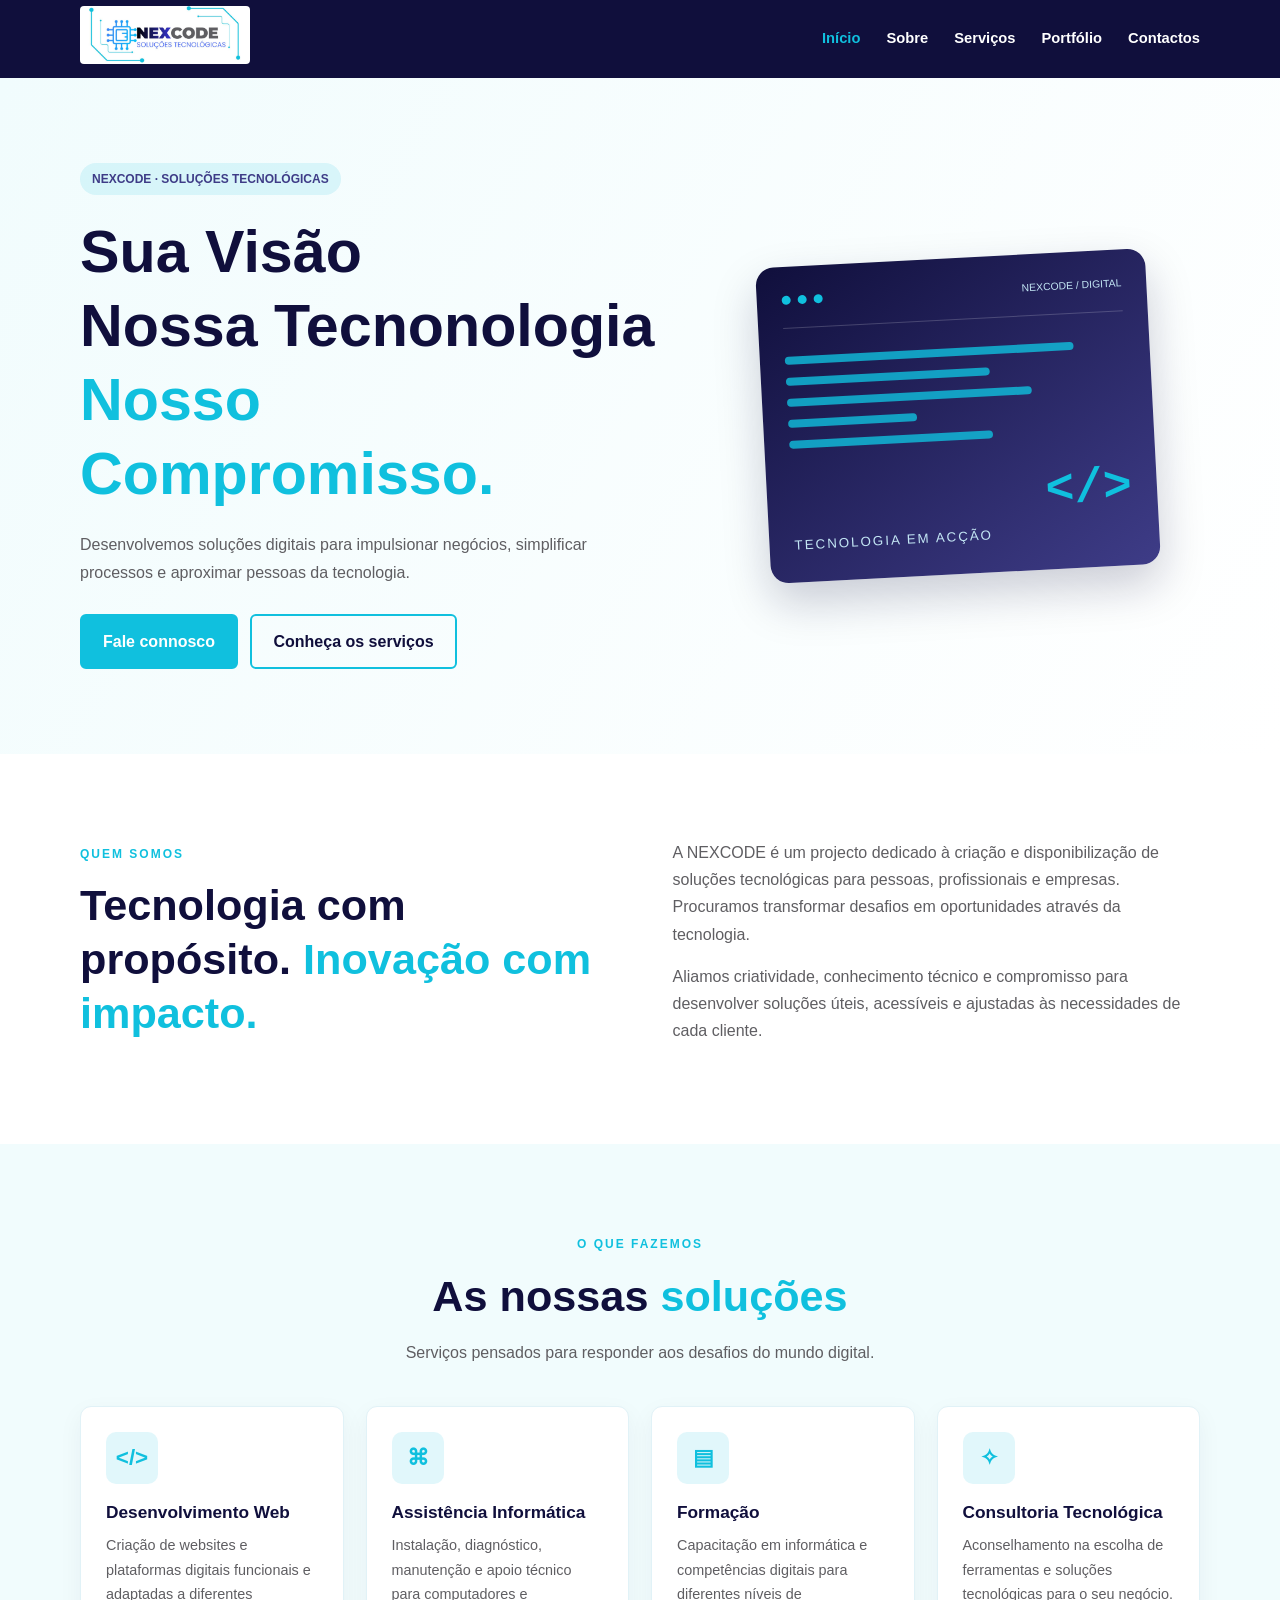
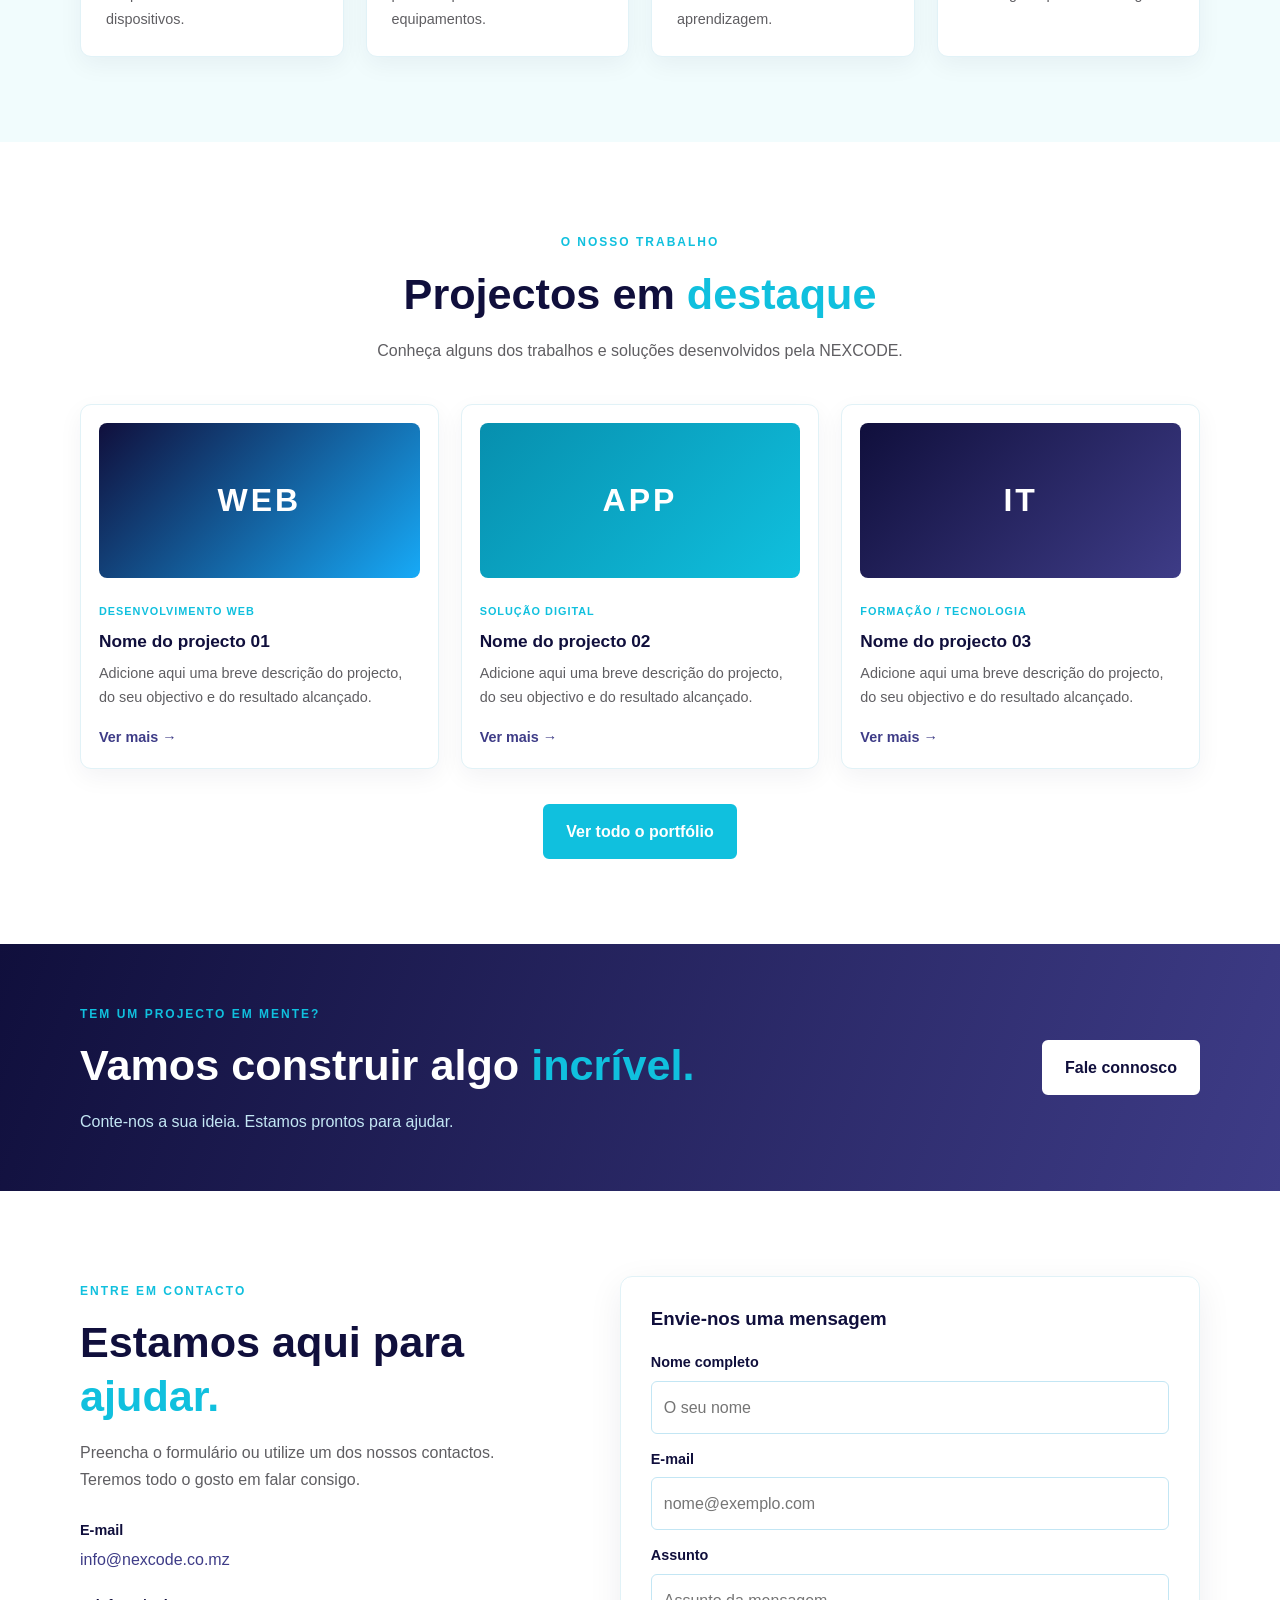
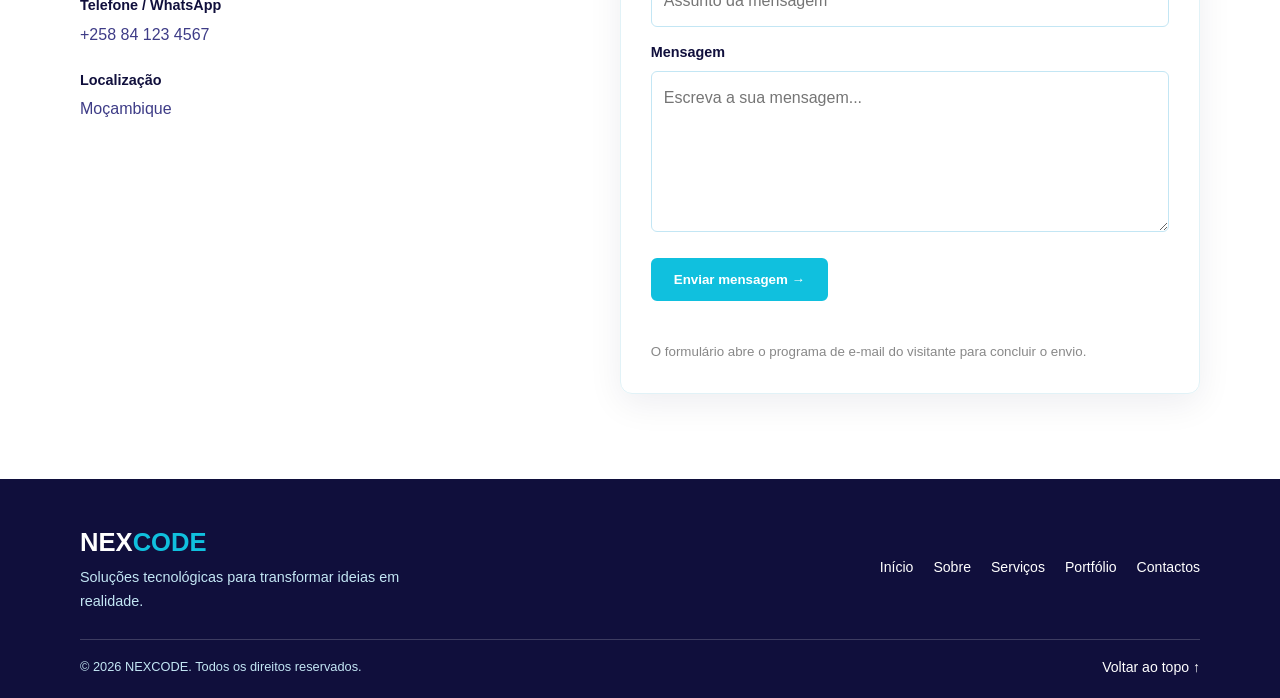
<file: index.html>
<!DOCTYPE html>
<html lang="pt">
<head>
  <meta charset="UTF-8">
  <meta name="viewport" content="width=device-width, initial-scale=1.0">
  <meta name="description" content="NEXCODE - Soluções Tecnológicas">
  <title>NEXCODE | Soluções Tecnológicas</title>
  <link rel="stylesheet" href="style.css">
  <script src="script.js" defer></script>
</head>
<body>
  <header class="cabecalho" id="inicio">
    <div class="container barra">
      <a href="index.html" class="marca">
        <img src="logo-nexcode.png" alt="Logótipo NEXCODE - Soluções Tecnológicas">
      </a>

      <button class="botao-menu" id="botao-menu" aria-label="Abrir menu" aria-expanded="false">☰</button>

      <nav class="menu" id="menu">
        <a href="index.html" class="activo">Início</a>
        <a href="#sobre">Sobre</a>
        <a href="#servicos">Serviços</a>
        <a href="#portfolio">Portfólio</a>
        <a href="#contactos">Contactos</a>
      </nav>
    </div>
  </header>

  <main>
    <section class="hero">
      <div class="container hero-grelha">
        <div>
          <span class="etiqueta">NEXCODE · SOLUÇÕES TECNOLÓGICAS</span>
          <h1>Sua Visão<br> Nossa Tecnonologia<br> <span> Nosso Compromisso.</span></h1>
          <p>Desenvolvemos soluções digitais para impulsionar negócios, simplificar processos e aproximar pessoas da tecnologia.</p>
          <a href="#contactos" class="botao">Fale connosco</a>
          <a href="#servicos" class="botao botao-secundario">Conheça os serviços</a>
        </div>

        <div class="ilustracao" aria-label="Ilustração tecnológica">
          <div class="janela-codigo">
            <div class="pontos"><i></i><i></i><i></i><span>NEXCODE / DIGITAL</span></div>
            <div class="linhas-codigo"><i></i><i></i><i></i><i></i><i></i></div>
            <strong>&lt;/&gt;</strong>
            <small>TECNOLOGIA EM ACÇÃO</small>
          </div>
        </div>
      </div>
    </section>

    <section class="secao" id="sobre">
      <div class="container duas-colunas">
        <div>
          <span class="sobretitulo">QUEM SOMOS</span>
          <h2>Tecnologia com propósito. <span>Inovação com impacto.</span></h2>
        </div>
        <div>
          <p>A NEXCODE é um projecto dedicado à criação e disponibilização de soluções tecnológicas para pessoas, profissionais e empresas. Procuramos transformar desafios em oportunidades através da tecnologia.</p>
          <p>Aliamos criatividade, conhecimento técnico e compromisso para desenvolver soluções úteis, acessíveis e ajustadas às necessidades de cada cliente.</p>
        </div>
      </div>
    </section>

    <section class="secao fundo-claro" id="servicos">
      <div class="container">
        <div class="titulo-centro">
          <span class="sobretitulo">O QUE FAZEMOS</span>
          <h2>As nossas <span>soluções</span></h2>
          <p>Serviços pensados para responder aos desafios do mundo digital.</p>
        </div>

        <div class="grelha-cartoes">
          <article class="cartao">
            <div class="icone">&lt;/&gt;</div>
            <h3>Desenvolvimento Web</h3>
            <p>Criação de websites e plataformas digitais funcionais e adaptadas a diferentes dispositivos.</p>
          </article>
          <article class="cartao">
            <div class="icone">⌘</div>
            <h3>Assistência Informática</h3>
            <p>Instalação, diagnóstico, manutenção e apoio técnico para computadores e equipamentos.</p>
          </article>
          <article class="cartao">
            <div class="icone">▤</div>
            <h3>Formação</h3>
            <p>Capacitação em informática e competências digitais para diferentes níveis de aprendizagem.</p>
          </article>
          <article class="cartao">
            <div class="icone">✧</div>
            <h3>Consultoria Tecnológica</h3>
            <p>Aconselhamento na escolha de ferramentas e soluções tecnológicas para o seu negócio.</p>
          </article>
        </div>
      </div>
    </section>

    <section class="secao" id="portfolio">
      <div class="container">
        <div class="titulo-centro">
          <span class="sobretitulo">O NOSSO TRABALHO</span>
          <h2>Projectos em <span>destaque</span></h2>
          <p>Conheça alguns dos trabalhos e soluções desenvolvidos pela NEXCODE.</p>
        </div>

        <div class="grelha-cartoes portfolio-destaque">
          <article class="cartao projecto">
            <div class="imagem-projecto projecto-azul"><span>WEB</span></div>
            <span class="categoria">DESENVOLVIMENTO WEB</span>
            <h3>Nome do projecto 01</h3>
            <p>Adicione aqui uma breve descrição do projecto, do seu objectivo e do resultado alcançado.</p>
            <a href="portfolio.html" class="link-cartao">Ver mais →</a>
          </article>
          <article class="cartao projecto">
            <div class="imagem-projecto projecto-turquesa"><span>APP</span></div>
            <span class="categoria">SOLUÇÃO DIGITAL</span>
            <h3>Nome do projecto 02</h3>
            <p>Adicione aqui uma breve descrição do projecto, do seu objectivo e do resultado alcançado.</p>
            <a href="portfolio.html" class="link-cartao">Ver mais →</a>
          </article>
          <article class="cartao projecto">
            <div class="imagem-projecto projecto-roxo"><span>IT</span></div>
            <span class="categoria">FORMAÇÃO / TECNOLOGIA</span>
            <h3>Nome do projecto 03</h3>
            <p>Adicione aqui uma breve descrição do projecto, do seu objectivo e do resultado alcançado.</p>
            <a href="portfolio.html" class="link-cartao">Ver mais →</a>
          </article>
        </div>
        <div class="centro">
          <a href="portfolio.html" class="botao">Ver todo o portfólio</a>
        </div>
      </div>
    </section>

    <section class="faixa">
      <div class="container faixa-conteudo">
        <div>
          <span class="sobretitulo">TEM UM PROJECTO EM MENTE?</span>
          <h2>Vamos construir algo <span>incrível.</span></h2>
          <p>Conte-nos a sua ideia. Estamos prontos para ajudar.</p>
        </div>
        <a href="#contactos" class="botao botao-branco">Fale connosco</a>
      </div>
    </section>

    <section class="secao" id="contactos">
      <div class="container contactos-grelha">
        <div>
          <span class="sobretitulo">ENTRE EM CONTACTO</span>
          <h2>Estamos aqui para <span>ajudar.</span></h2>
          <p>Preencha o formulário ou utilize um dos nossos contactos. Teremos todo o gosto em falar consigo.</p>
          <div class="contacto-item"><b>E-mail</b><a href="mailto:info@nexcode.co.mz">info@nexcode.co.mz</a></div>
          <div class="contacto-item"><b>Telefone / WhatsApp</b><a href="https://wa.me/258841234567" target="_blank" rel="noopener">+258 84 123 4567</a></div>
          <div class="contacto-item"><b>Localização</b><span>Moçambique</span></div>
        </div>

        <form class="formulario" id="formulario">
          <h3>Envie-nos uma mensagem</h3>
          <label for="nome">Nome completo</label>
          <input type="text" id="nome" name="nome" placeholder="O seu nome" required>

          <label for="email">E-mail</label>
          <input type="email" id="email" name="email" placeholder="nome@exemplo.com" required>

          <label for="assunto">Assunto</label>
          <input type="text" id="assunto" name="assunto" placeholder="Assunto da mensagem" required>

          <label for="mensagem">Mensagem</label>
          <textarea id="mensagem" name="mensagem" rows="5" placeholder="Escreva a sua mensagem..." required></textarea>

          <button type="submit" class="botao">Enviar mensagem →</button>
          <p id="aviso-formulario" class="aviso" aria-live="polite"></p>
          <small>O formulário abre o programa de e-mail do visitante para concluir o envio.</small>
        </form>
      </div>
    </section>
  </main>

  <footer class="rodape">
    <div class="container rodape-topo">
      <div>
        <a href="index.html" class="nome-rodape">NEX<span>CODE</span></a>
        <p>Soluções tecnológicas para transformar ideias em realidade.</p>
      </div>
      <div class="rodape-links">
        <a href="index.html">Início</a><a href="#sobre">Sobre</a>
        <a href="#servicos">Serviços</a><a href="portfolio.html">Portfólio</a>
        <a href="#contactos">Contactos</a>
      </div>
    </div>
    <div class="container rodape-fim">
      <p>© <span id="ano"></span> NEXCODE. Todos os direitos reservados.</p>
      <a href=".cabecalho">Voltar ao topo ↑</a>
    </div>
  </footer>
</body>
</html>
</file>
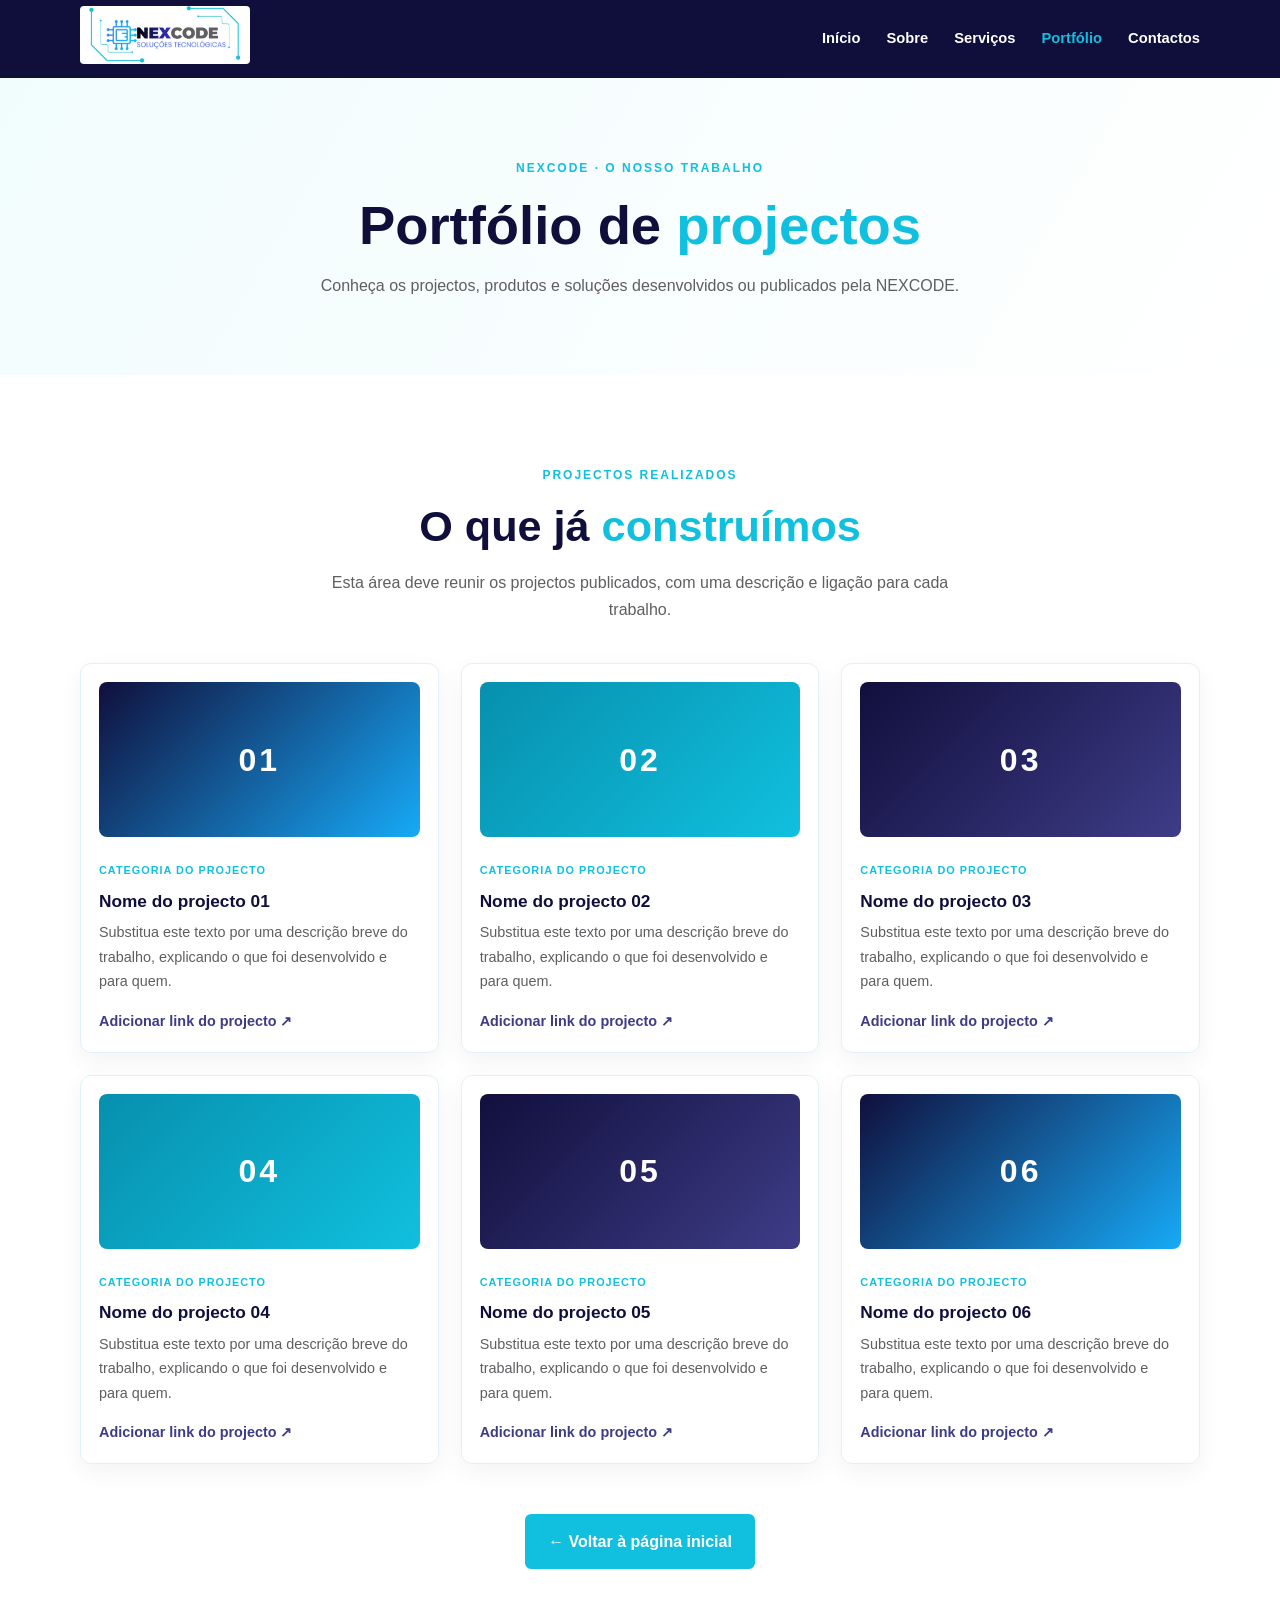
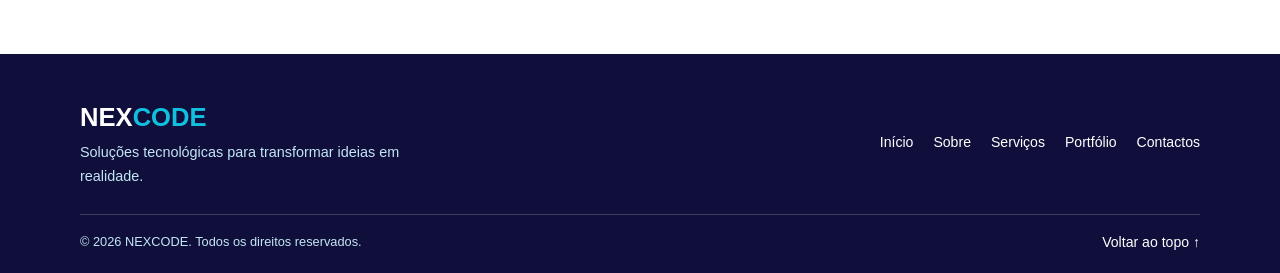
<file: portfolio.html>
<!DOCTYPE html>
<html lang="pt">
<head>
  <meta charset="UTF-8">
  <meta name="viewport" content="width=device-width, initial-scale=1.0">
  <meta name="description" content="Portfólio de projectos da NEXCODE">
  <title>Portfólio | NEXCODE</title>
  <link rel="stylesheet" href="style.css">
  <script src="script.js" defer></script>
</head>
<body>
  <header class="cabecalho" id="inicio">
    <div class="container barra">
      <a href="index.html" class="marca">
        <img src="logo-nexcode.png" alt="Logótipo NEXCODE - Soluções Tecnológicas">
      </a>
      <button class="botao-menu" id="botao-menu" aria-label="Abrir menu" aria-expanded="false">☰</button>
      <nav class="menu" id="menu">
        <a href="index.html">Início</a>
        <a href="index.html#sobre">Sobre</a>
        <a href="index.html#servicos">Serviços</a>
        <a href="portfolio.html" class="activo">Portfólio</a>
        <a href="index.html#contactos">Contactos</a>
      </nav>
    </div>
  </header>

  <main>
    <section class="pagina-topo">
      <div class="container">
        <span class="sobretitulo">NEXCODE · O NOSSO TRABALHO</span>
        <h1>Portfólio de <span>projectos</span></h1>
        <p>Conheça os projectos, produtos e soluções desenvolvidos ou publicados pela NEXCODE.</p>
      </div>
    </section>

    <section class="secao">
      <div class="container">
        <div class="titulo-centro">
          <span class="sobretitulo">PROJECTOS REALIZADOS</span>
          <h2>O que já <span>construímos</span></h2>
          <p>Esta área deve reunir os projectos publicados, com uma descrição e ligação para cada trabalho.</p>
        </div>

        <!--
          MODELO PARA ADICIONAR PROJECTOS:
          1. Copie um bloco <article class="cartao projecto">.
          2. Actualize categoria, nome e descrição.
          3. Coloque o endereço real na ligação "Ver projecto".
          4. Pode substituir o bloco visual por uma imagem:
             <img class="foto-projecto" src="imagens/nome-da-imagem.jpg" alt="Descrição do projecto">
        -->
        <div class="grelha-cartoes">
          <article class="cartao projecto">
            <div class="imagem-projecto projecto-azul"><span>01</span></div>
            <span class="categoria">CATEGORIA DO PROJECTO</span>
            <h3>Nome do projecto 01</h3>
            <p>Substitua este texto por uma descrição breve do trabalho, explicando o que foi desenvolvido e para quem.</p>
            <a class="link-cartao" href="#" target="_blank" rel="noopener">Adicionar link do projecto ↗</a>
          </article>

          <article class="cartao projecto">
            <div class="imagem-projecto projecto-turquesa"><span>02</span></div>
            <span class="categoria">CATEGORIA DO PROJECTO</span>
            <h3>Nome do projecto 02</h3>
            <p>Substitua este texto por uma descrição breve do trabalho, explicando o que foi desenvolvido e para quem.</p>
            <a class="link-cartao" href="#" target="_blank" rel="noopener">Adicionar link do projecto ↗</a>
          </article>

          <article class="cartao projecto">
            <div class="imagem-projecto projecto-roxo"><span>03</span></div>
            <span class="categoria">CATEGORIA DO PROJECTO</span>
            <h3>Nome do projecto 03</h3>
            <p>Substitua este texto por uma descrição breve do trabalho, explicando o que foi desenvolvido e para quem.</p>
            <a class="link-cartao" href="#" target="_blank" rel="noopener">Adicionar link do projecto ↗</a>
          </article>

          <article class="cartao projecto">
            <div class="imagem-projecto projecto-turquesa"><span>04</span></div>
            <span class="categoria">CATEGORIA DO PROJECTO</span>
            <h3>Nome do projecto 04</h3>
            <p>Substitua este texto por uma descrição breve do trabalho, explicando o que foi desenvolvido e para quem.</p>
            <a class="link-cartao" href="#" target="_blank" rel="noopener">Adicionar link do projecto ↗</a>
          </article>

          <article class="cartao projecto">
            <div class="imagem-projecto projecto-roxo"><span>05</span></div>
            <span class="categoria">CATEGORIA DO PROJECTO</span>
            <h3>Nome do projecto 05</h3>
            <p>Substitua este texto por uma descrição breve do trabalho, explicando o que foi desenvolvido e para quem.</p>
            <a class="link-cartao" href="#" target="_blank" rel="noopener">Adicionar link do projecto ↗</a>
          </article>

          <article class="cartao projecto">
            <div class="imagem-projecto projecto-azul"><span>06</span></div>
            <span class="categoria">CATEGORIA DO PROJECTO</span>
            <h3>Nome do projecto 06</h3>
            <p>Substitua este texto por uma descrição breve do trabalho, explicando o que foi desenvolvido e para quem.</p>
            <a class="link-cartao" href="#" target="_blank" rel="noopener">Adicionar link do projecto ↗</a>
          </article>
        </div>

        <div class="centro voltar">
          <a href="index.html" class="botao">← Voltar à página inicial</a>
        </div>
      </div>
    </section>
  </main>

  <footer class="rodape">
    <div class="container rodape-topo">
      <div>
        <a href="index.html" class="nome-rodape">NEX<span>CODE</span></a>
        <p>Soluções tecnológicas para transformar ideias em realidade.</p>
      </div>
      <div class="rodape-links">
        <a href="index.html">Início</a><a href="index.html#sobre">Sobre</a>
        <a href="index.html#servicos">Serviços</a><a href="portfolio.html">Portfólio</a>
        <a href="index.html#contactos">Contactos</a>
      </div>
    </div>
    <div class="container rodape-fim">
      <p>© <span id="ano"></span> NEXCODE. Todos os direitos reservados.</p>
      <a href="#inicio">Voltar ao topo ↑</a>
    </div>
  </footer>
</body>
</html>
</file>
<file: style.css>
/* Cores principais retiradas do logótipo */
:root {
  --turquesa: #10C0DE;
  --azul: #17AAF7;
  --azul-escuro: #100F3C;
  --roxo: #3E3C87;
  --cinzento: #5F5E62;
  --azul-claro: #C3E6F4;
  --fundo: #F1FCFD;
}

* { box-sizing: border-box; margin: 0; padding: 0; }
html { scroll-behavior: smooth; scroll-padding-top: 85px; }
body { font-family: Arial, sans-serif; color: var(--cinzento); line-height: 1.7; }
h1, h2, h3 { font-family: Arial, sans-serif; line-height: 1.25; color: var(--azul-escuro); }
h2 { font-size: clamp(2rem, 4vw, 2.7rem); margin-bottom: 16px; }
h2 span, h1 span { color: var(--turquesa); }
a { color: inherit; text-decoration: none; }
.container { width: 90%; max-width: 1120px; margin: auto; }
.secao { padding: 85px 0; }
.sobretitulo { display: inline-block; color: var(--turquesa); font-size: .75rem; font-weight: bold; letter-spacing: 2px; margin-bottom: 14px; }

/* Cabeçalho */
.cabecalho { position: sticky; top: 0; z-index: 10; background: var(--azul-escuro); }
.barra { min-height: 78px; display: flex; align-items: center; justify-content: space-between; }
.marca img { width: 170px; height: 58px; object-fit: contain; background: white; border-radius: 4px; }
.menu { display: flex; gap: 26px; align-items: center; }
.menu a { color: white; font-size: .92rem; font-weight: bold; }
.menu a:hover, .menu a.activo { color: var(--turquesa); }
.botao-menu { display: none; color: white; border: 0; background: none; font-size: 1.8rem; cursor: pointer; }

/* Botões */
.botao { display: inline-block; background: var(--turquesa); color: white; padding: 12px 21px; border: 2px solid var(--turquesa); border-radius: 6px; font-weight: bold; cursor: pointer; transition: .2s; }
.botao:hover { background: var(--azul); border-color: var(--azul); transform: translateY(-2px); }
.botao-secundario { background: transparent; color: var(--azul-escuro); margin-left: 8px; }
.botao-secundario:hover { color: white; }

/* Apresentação */
.hero { padding: 85px 0; background: linear-gradient(120deg, var(--fundo), white); }
.hero-grelha { display: grid; grid-template-columns: 1.1fr .9fr; gap: 45px; align-items: center; }
.etiqueta { display: inline-block; padding: 6px 12px; margin-bottom: 20px; border-radius: 25px; background: #10C0DE20; color: var(--roxo); font-size: .75rem; font-weight: bold; }
.hero h1 { font-size: clamp(2.5rem, 5vw, 3.7rem); margin-bottom: 20px; }
.hero p { margin-bottom: 28px; max-width: 560px; }
.ilustracao { min-height: 340px; display: grid; place-items: center; position: relative; }
.janela-codigo { width: 90%; max-width: 390px; padding: 25px; border-radius: 18px; background: linear-gradient(145deg, var(--azul-escuro), var(--roxo)); box-shadow: 0 20px 45px #100F3C35; transform: rotate(-3deg); }
.pontos { display: flex; align-items: center; gap: 7px; padding-bottom: 18px; border-bottom: 1px solid #ffffff30; }
.pontos i { width: 9px; height: 9px; border-radius: 50%; background: var(--turquesa); }
.pontos span { margin-left: auto; color: var(--azul-claro); font-size: .65rem; }
.linhas-codigo { display: grid; gap: 13px; margin: 28px 0; }
.linhas-codigo i { display: block; width: 85%; height: 8px; border-radius: 8px; background: var(--turquesa); opacity: .8; }
.linhas-codigo i:nth-child(2), .linhas-codigo i:nth-child(5) { width: 60%; }
.linhas-codigo i:nth-child(3) { width: 72%; }
.linhas-codigo i:nth-child(4) { width: 38%; }
.janela-codigo strong { display: block; text-align: right; color: var(--turquesa); font: bold 3rem monospace; }
.janela-codigo small { color: var(--azul-claro); letter-spacing: 2px; }

/* Sobre e títulos */
.duas-colunas { display: grid; grid-template-columns: 1fr 1fr; gap: 65px; }
.duas-colunas p { margin-bottom: 15px; }
.fundo-claro { background: var(--fundo); }
.titulo-centro { max-width: 650px; text-align: center; margin: 0 auto 40px; }
.titulo-centro p { margin-top: 8px; }

/* Cartões de serviços e portfólio */
.grelha-cartoes { display: grid; grid-template-columns: repeat(3, 1fr); gap: 22px; }
#servicos .grelha-cartoes { grid-template-columns: repeat(4, 1fr); }
.cartao { padding: 25px; background: white; border: 1px solid #E1F2F7; border-radius: 11px; box-shadow: 0 8px 25px #100F3C0D; transition: .2s; }
.cartao:hover { transform: translateY(-5px); box-shadow: 0 14px 30px #100F3C18; }
.icone { width: 52px; height: 52px; display: grid; place-items: center; margin-bottom: 18px; border-radius: 10px; background: #10C0DE20; color: var(--turquesa); font-size: 1.4rem; font-weight: bold; }
.cartao h3 { font-size: 1.08rem; margin-bottom: 10px; }
.cartao p { font-size: .9rem; }
.projecto { padding: 18px; }
.imagem-projecto { height: 155px; display: grid; place-items: center; margin-bottom: 18px; border-radius: 8px; color: white; font-size: 2rem; font-weight: bold; letter-spacing: 3px; }
.projecto-azul { background: linear-gradient(135deg, var(--azul-escuro), var(--azul)); }
.projecto-turquesa { background: linear-gradient(135deg, #078FAE, var(--turquesa)); }
.projecto-roxo { background: linear-gradient(135deg, var(--azul-escuro), var(--roxo)); }
.categoria { color: var(--turquesa); font-size: .68rem; font-weight: bold; letter-spacing: 1px; }
.projecto h3 { margin: 8px 0; }
.link-cartao { display: inline-block; margin-top: 15px; color: var(--roxo); font-weight: bold; font-size: .9rem; }
.link-cartao:hover { color: var(--turquesa); }
.centro { text-align: center; margin-top: 35px; }

/* Faixa de chamada */
.faixa { padding: 55px 0; background: linear-gradient(110deg, var(--azul-escuro), var(--roxo)); color: white; }
.faixa-conteudo { display: flex; align-items: center; justify-content: space-between; gap: 25px; }
.faixa h2 { color: white; }
.faixa h2 span { color: var(--turquesa); }
.faixa p { color: var(--azul-claro); }
.botao-branco { background: white; border-color: white; color: var(--azul-escuro); white-space: nowrap; }
.botao-branco:hover { color: white; }

/* Página de portfólio */
.pagina-topo { padding: 75px 0; background: linear-gradient(120deg, var(--fundo), white); text-align: center; }
.pagina-topo h1 { font-size: clamp(2.3rem, 5vw, 3.4rem); margin-bottom: 12px; }
.pagina-topo p { max-width: 650px; margin: auto; }
.voltar { margin-top: 50px; }

/* Contactos */
.contactos-grelha { display: grid; grid-template-columns: .9fr 1.1fr; gap: 65px; align-items: start; }
.contactos-grelha > div > p { margin-bottom: 25px; }
.contacto-item { display: grid; gap: 3px; margin: 20px 0; }
.contacto-item b { color: var(--azul-escuro); font-size: .9rem; }
.contacto-item a, .contacto-item span { color: var(--roxo); }
.formulario { padding: 30px; border: 1px solid #E1F2F7; border-radius: 12px; box-shadow: 0 10px 35px #100F3C12; }
.formulario h3 { margin-bottom: 20px; }
.formulario label { display: block; margin: 13px 0 6px; color: var(--azul-escuro); font-size: .9rem; font-weight: bold; }
.formulario input, .formulario textarea { width: 100%; padding: 12px; border: 1px solid var(--azul-claro); border-radius: 6px; font: inherit; outline: none; }
.formulario input:focus, .formulario textarea:focus { border-color: var(--turquesa); box-shadow: 0 0 0 3px #10C0DE20; }
.formulario textarea { resize: vertical; }
.formulario button { margin-top: 17px; }
.formulario small { display: block; margin-top: 10px; color: #888; }
.aviso { min-height: 22px; margin-top: 8px; color: #167A54; font-size: .85rem; }

/* Rodapé */
.rodape { padding: 42px 0 18px; background: var(--azul-escuro); color: var(--azul-claro); }
.rodape-topo, .rodape-fim { display: flex; justify-content: space-between; gap: 25px; }
.nome-rodape { color: white; font-size: 1.6rem; font-weight: bold; }
.nome-rodape span { color: var(--turquesa); }
.rodape-topo p { max-width: 350px; font-size: .9rem; }
.rodape-links { display: flex; flex-wrap: wrap; align-items: center; gap: 20px; }
.rodape-links a, .rodape-fim a { color: white; font-size: .88rem; }
.rodape-links a:hover, .rodape-fim a:hover { color: var(--turquesa); }
.rodape-fim { margin-top: 25px; padding-top: 16px; border-top: 1px solid #ffffff30; font-size: .8rem; }

/* Ecrãs pequenos */
@media (max-width: 850px) {
  .hero-grelha, .duas-colunas, .contactos-grelha { grid-template-columns: 1fr; }
  #servicos .grelha-cartoes { grid-template-columns: repeat(2, 1fr); }
  .contactos-grelha, .duas-colunas { gap: 30px; }
}
@media (max-width: 650px) {
  .barra { min-height: 70px; }
  .marca img { width: 145px; height: 50px; }
  .botao-menu { display: block; }
  .menu { display: none; position: absolute; top: 70px; left: 0; right: 0; padding: 20px 5%; background: var(--azul-escuro); flex-direction: column; align-items: flex-start; }
  .menu.aberto { display: flex; }
  .hero { padding: 60px 0; }
  .hero-grelha { gap: 20px; }
  .hero h1 { font-size: 2.5rem; }
  .secao { padding: 60px 0; }
  .grelha-cartoes, #servicos .grelha-cartoes { grid-template-columns: 1fr; }
  .faixa-conteudo, .rodape-topo, .rodape-fim { flex-direction: column; align-items: flex-start; }
  .botao-secundario { margin: 12px 0 0; }
  .formulario { padding: 22px; }
}
</file>
